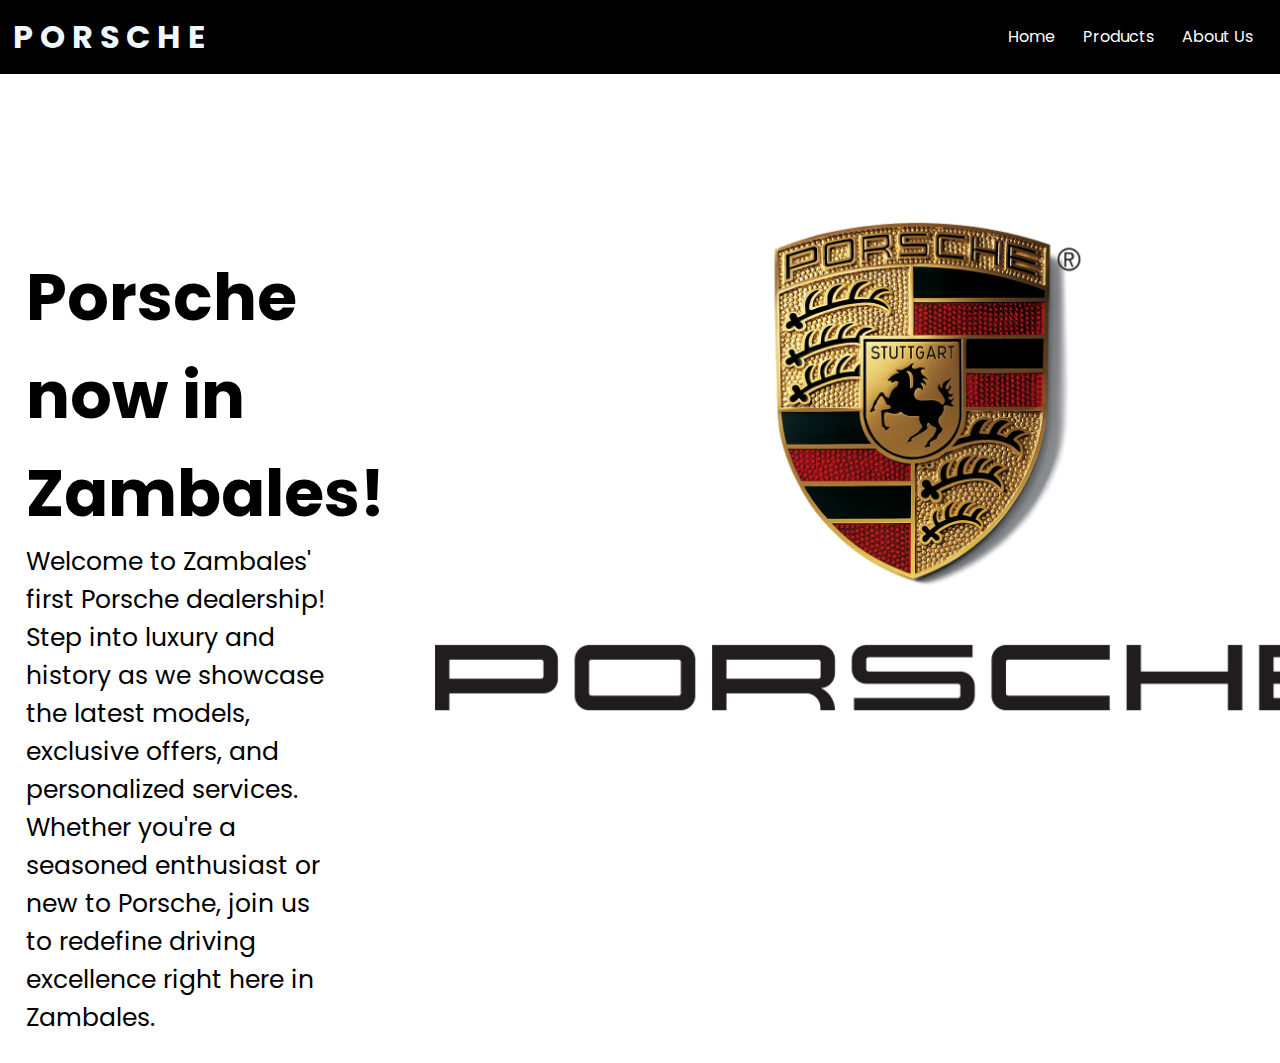
<file: index.html>
<!DOCTYPE html>
<html lang="en">
<head>
    <meta charset="UTF-8">
    <meta name="viewport" content="width=device-width, initial-scale=1.0">
    <link rel="stylesheet" href="design.css">
    <title>Porsche</title>
</head>
<body>
    <main>
        <nav>
            <h1>P O R S C H E</h1>
            <div class="nav-links">
                <ul>
                    <li><a href="index.html">Home</a></li>
                    <li><a href="product.html">Products</a></li>
                    <li><a href="AboutUs.html">About Us</a></li>
                </ul>
            </div>
        </nav>
        <div class="main-page">
            <div class="mainpage-container">
                <div class="row">
                    <div class="col-1">
                        <h1>Porsche now in Zambales!</h1>
                        <p>
                            Welcome to Zambales' first Porsche dealership! Step into luxury and history as we showcase the latest models, exclusive offers, and personalized services. Whether you're a seasoned enthusiast or new to Porsche, join us to redefine driving excellence right here in Zambales.
                        </p>

                    </div>
                    <div class="col-2">
                        <img src="./img/porsche.png" alt="Porsche logo">
                    </div>
                    <div class="col-3">
                    </div>
                </div>
            </div>
               
        </div>
    </main>
</body>
</html>
</file>
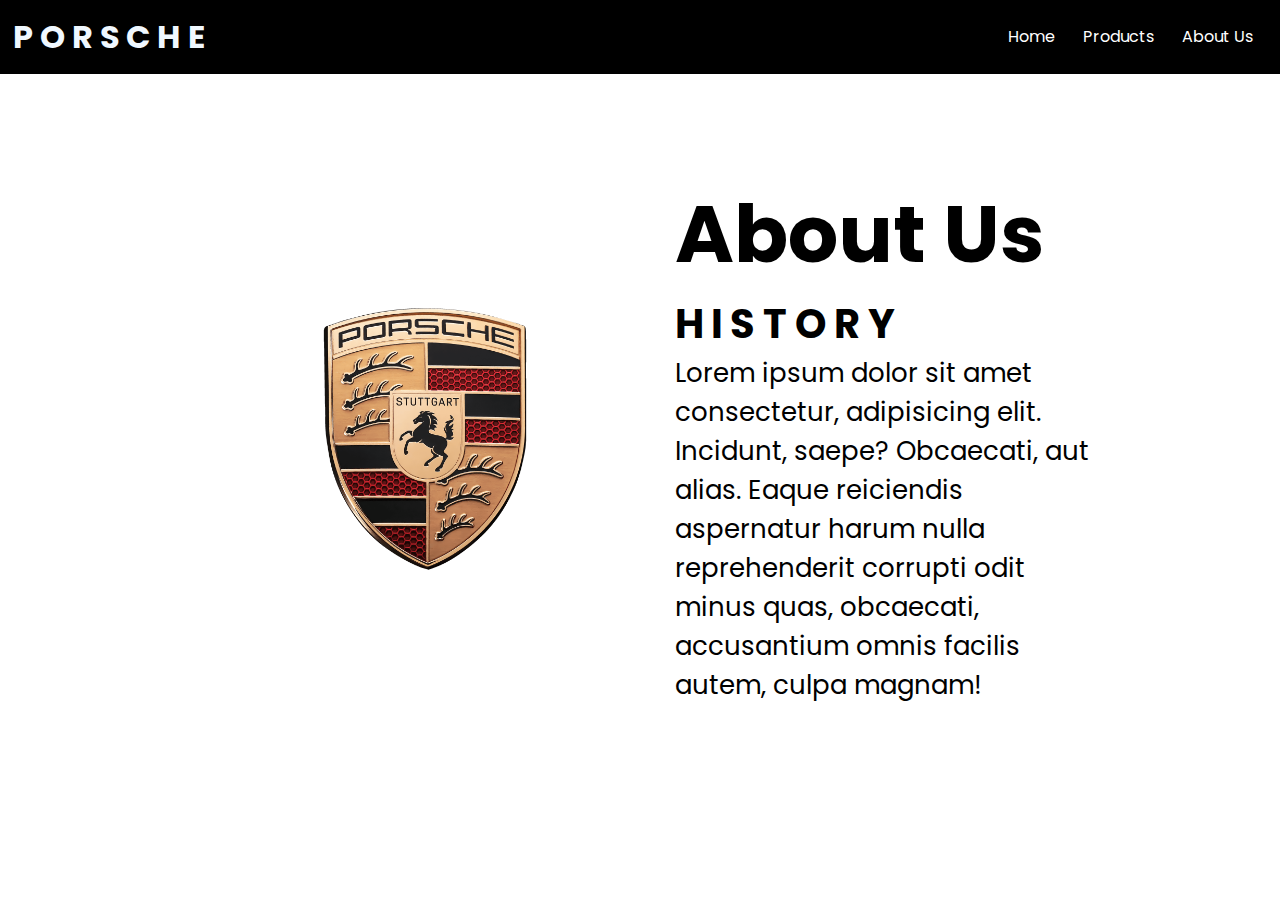
<file: AboutUs.html>
<!DOCTYPE html>
<html lang="en">
<head>
    <meta charset="UTF-8">
    <meta name="viewport" content="width=device-width, initial-scale=1.0">
    <link rel="stylesheet" href="design.css">
    <title>Porsche</title>
</head>
<body>
    <main>
        <nav>
            <h1>P O R S C H E</h1>
            <div class="nav-links">
                <ul>
                    <li><a href="index.html">Home</a></li>
                    <li><a href="product.html">Products</a></li>
                    <li><a href="AboutUs.html">About Us</a></li>
                </ul>
            </div>
        </nav>
        <div class="about-container">
            <div class="about">
                <img src="./img/porschelogo.png">
                <div class="about-text">
                    <h1>About Us</h1>
                    <h5>H I S T O R Y</h5>
                    <p>Lorem ipsum dolor sit amet consectetur, adipisicing elit. Incidunt, saepe? Obcaecati, aut alias. Eaque reiciendis aspernatur harum nulla reprehenderit corrupti odit minus quas, obcaecati, accusantium omnis facilis autem, culpa magnam!
                        </p>
                </div>
            </div>
        </div>
</body>     
  </html>
</file>
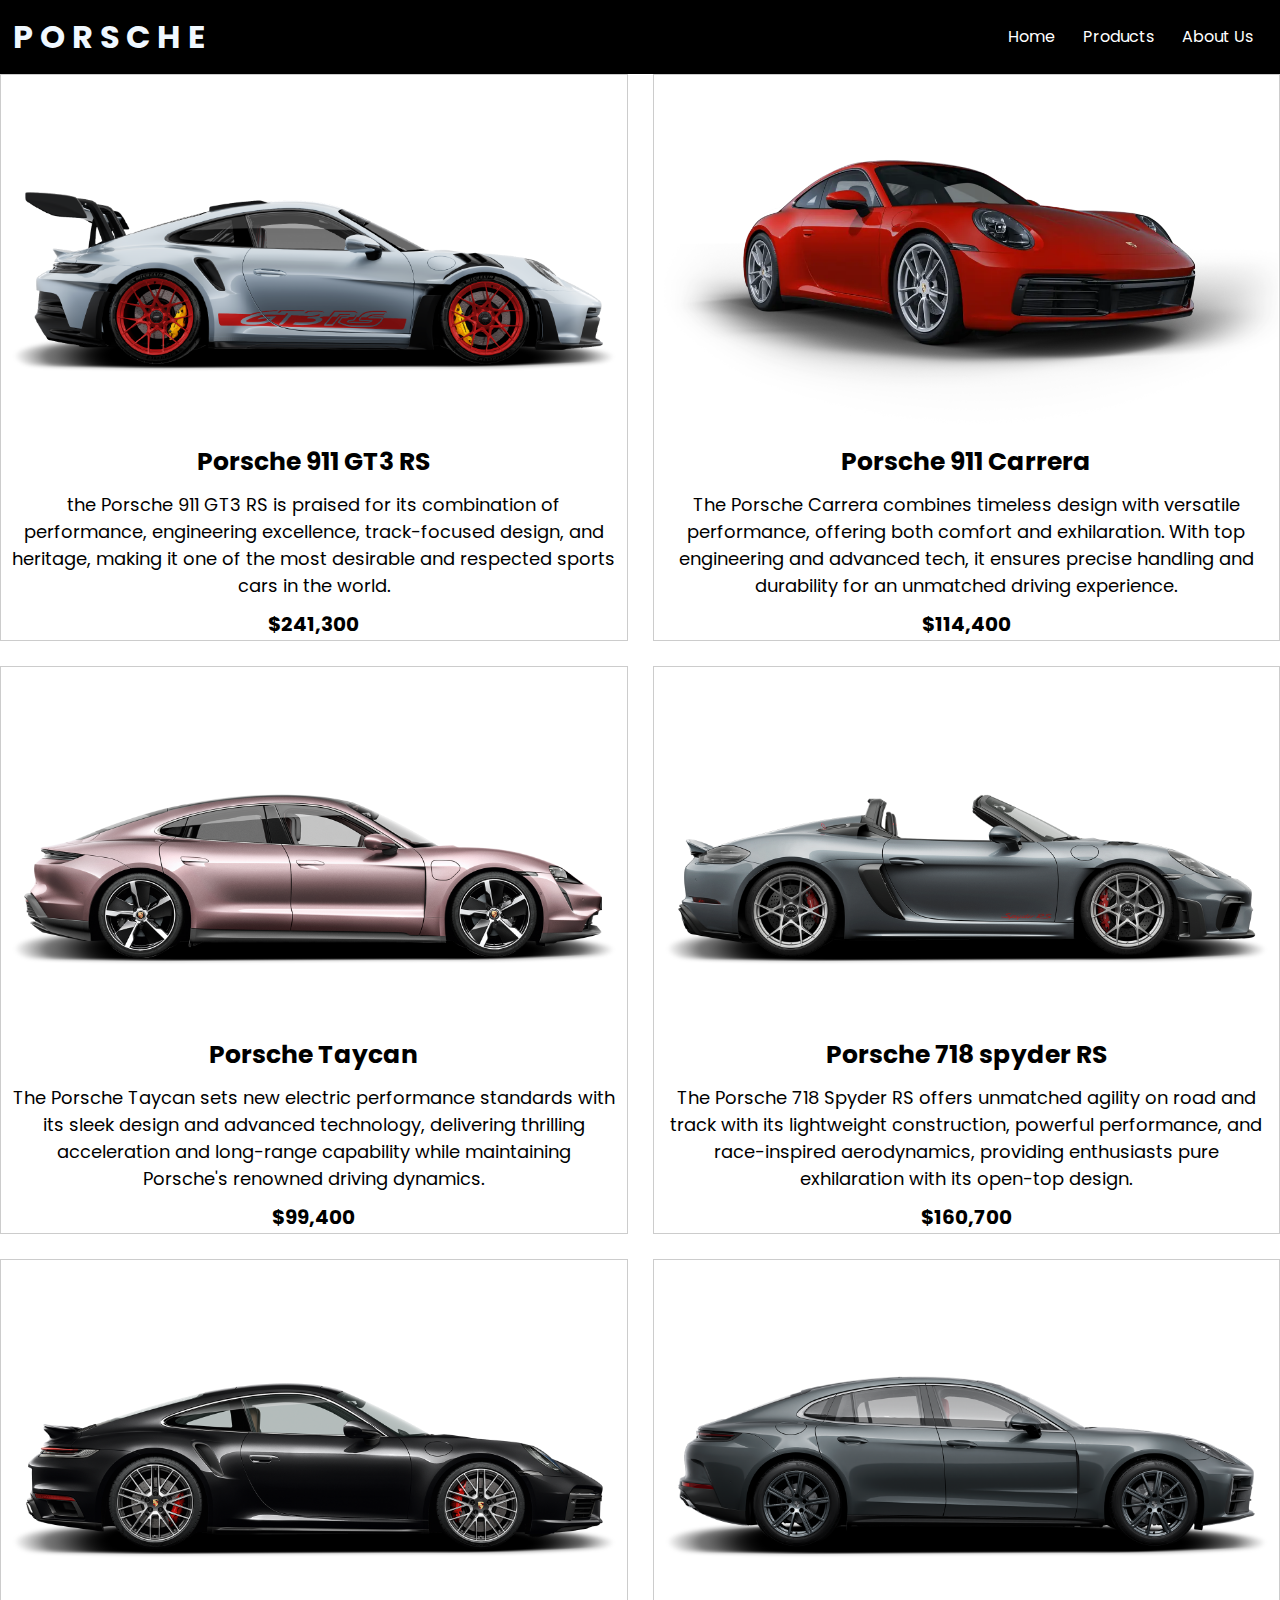
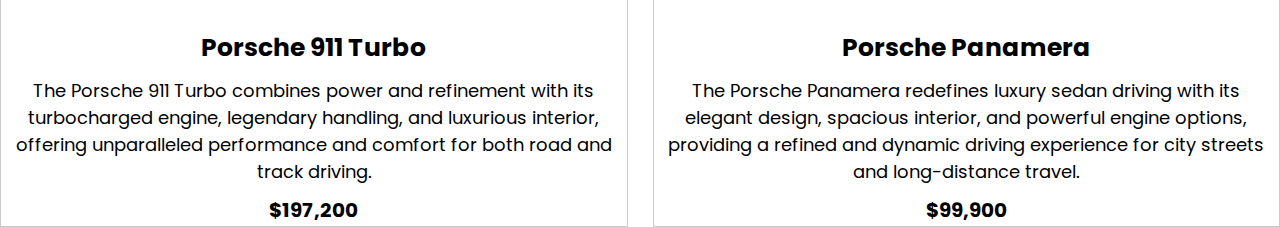
<file: product.html>
<!DOCTYPE html>
<html lang="en">
<head>
    <meta charset="UTF-8">
    <meta name="viewport" content="width=device-width, initial-scale=1.0">
    <link rel="stylesheet" href="design.css">
    <title>Porsche</title>
</head>
<body>
    <main>
        <nav>
            <h1>P O R S C H E</h1>
            <div class="nav-links">
                <ul>
                    <li><a href="index.html">Home</a></li>
                    <li><a href="product.html">Products</a></li>
                    <li><a href="AboutUs.html">About Us</a></li>
                </ul>
            </div>
        </nav>
        <div class="product-container">
            <div class="product">
                <img src="./img/911gt3rs.png" alt="(911 GT3 RS)">
                <h2>Porsche 911 GT3 RS</h2>
                <p>the Porsche 911 GT3 RS is praised for its combination of performance, engineering excellence, track-focused design, and heritage, making it one of the most desirable and respected sports cars in the world.</p>
                <span>$241,300</span>
                
            </div>
            <div class="product">
                <img src="./img/Carrera.png" alt="CARERRA">
                <h2>Porsche 911 Carrera</h2>
                <p>
                    The Porsche Carrera combines timeless design with versatile performance, offering both comfort and exhilaration. With top engineering and advanced tech, it ensures precise handling and durability for an unmatched driving experience.
                </p>
                <span>$114,400</span>
            </div>
            <div class="product">
                <img src="./img/Taycan.png" alt="TAYCAN">
                <h2>Porsche Taycan</h2>
                <p>The Porsche Taycan sets new electric performance standards with its sleek design and advanced technology, delivering thrilling acceleration and long-range capability while maintaining Porsche's renowned driving dynamics.</p>
                <span>$99,400</span>
            </div>
            <div class="product">
                <img src="./img/718spyder.png" alt="718spyder">
                <h2>Porsche 718 spyder RS</h2>
                <p>The Porsche 718 Spyder RS offers unmatched agility on road and track with its lightweight construction, powerful performance, and race-inspired aerodynamics, providing enthusiasts pure exhilaration with its open-top design.</p>
                <span>$160,700</span>
            </div>
            <div class="product">
                <img src="./img/Turbo.png" alt="Turbo">
                <h2>Porsche 911 Turbo</h2>
                <p>The Porsche 911 Turbo combines power and refinement with its turbocharged engine, legendary handling, and luxurious interior, offering unparalleled performance and comfort for both road and track driving.</p>
                <span>$197,200</span>
            </div>
            <div class="product">
                <img src="./img/panamera.png" alt="Panamera">
                <h2>Porsche Panamera</h2>
                <p>The Porsche Panamera redefines luxury sedan driving with its elegant design, spacious interior, and powerful engine options, providing a refined and dynamic driving experience for city streets and long-distance travel.</p>
                <span>$99,900</span>
            </div>
        </div>
    </main>
</body>
</html>
</file>
<file: design.css>
@import url('https://fonts.googleapis.com/css2?family=Poppins:ital,wght@0,100;0,200;0,300;0,400;0,500;0,600;0,700;0,800;0,900;1,100;1,200;1,300;1,400;1,500;1,600;1,700;1,800;1,900&display=swap');
*{
    margin: 0;
    padding: 0;
    box-sizing: border-box;
    font-family: Poppins;
}
main{
    width: 100vw;
    height: 100vh;
    background-color: white;
}
nav{
    display: flex;
    align-items: center;
    justify-content: space-between;
    padding: 1%;
    background-color:black;

}
nav h1{
    color: aliceblue;
}
.nav-links ul{
display: flex;
list-style-type: none;
}
.nav-links li a{
    text-decoration: none;
    color: white;
    margin: 0 14px;
}
.main-page{
    padding: 2%;
}
.row{
    display: flex;
}
.col-1 {
    flex-basis: 50%;
}
.col-1 h1{
    margin-top: 150px;
    font-size: 65px;
}
.col-1 p{
    font-size: 25px;
    margin-right: 50px;
}
 .col-2 img{
    width: 1000px;
    margin-top: 100px;
    padding-left: 5%;
 }
 .product-container {
    display: grid;
    grid-template-columns: repeat(2, minmax(300px, auto));
    grid-gap: 25px;
    
}

.product {
    border: 1px solid #ccc;
    padding: 1px;
    text-align: center;
}

.product img {
    max-width: 100%;
    height: auto;
}

.product h2 {
    margin-top: 10px;
    font-size: 25px;
}

.product p {
    margin: 10px;
    font-size: 18px;
}

.product span {
    font-weight: bold;
    font-size: 20px;
}

.about{
    width: 100%;
    padding: 100px;
}
.about img{
    height: auto;
    width:500px;
    
}
.about-text{
    width: 900px;
}
.about-text h1{
    font-size: 80px;
    margin: auto;

}
.about-text h5{
    font-size:40px;

}
.about-text p{
    font-size: 26px;
}
.about{
    width: 1130px;
    max-width: 100%;
    margin: 0 auto;
    display: flex;
    align-items: center;
    justify-content: space-evenly;

}
</file>
